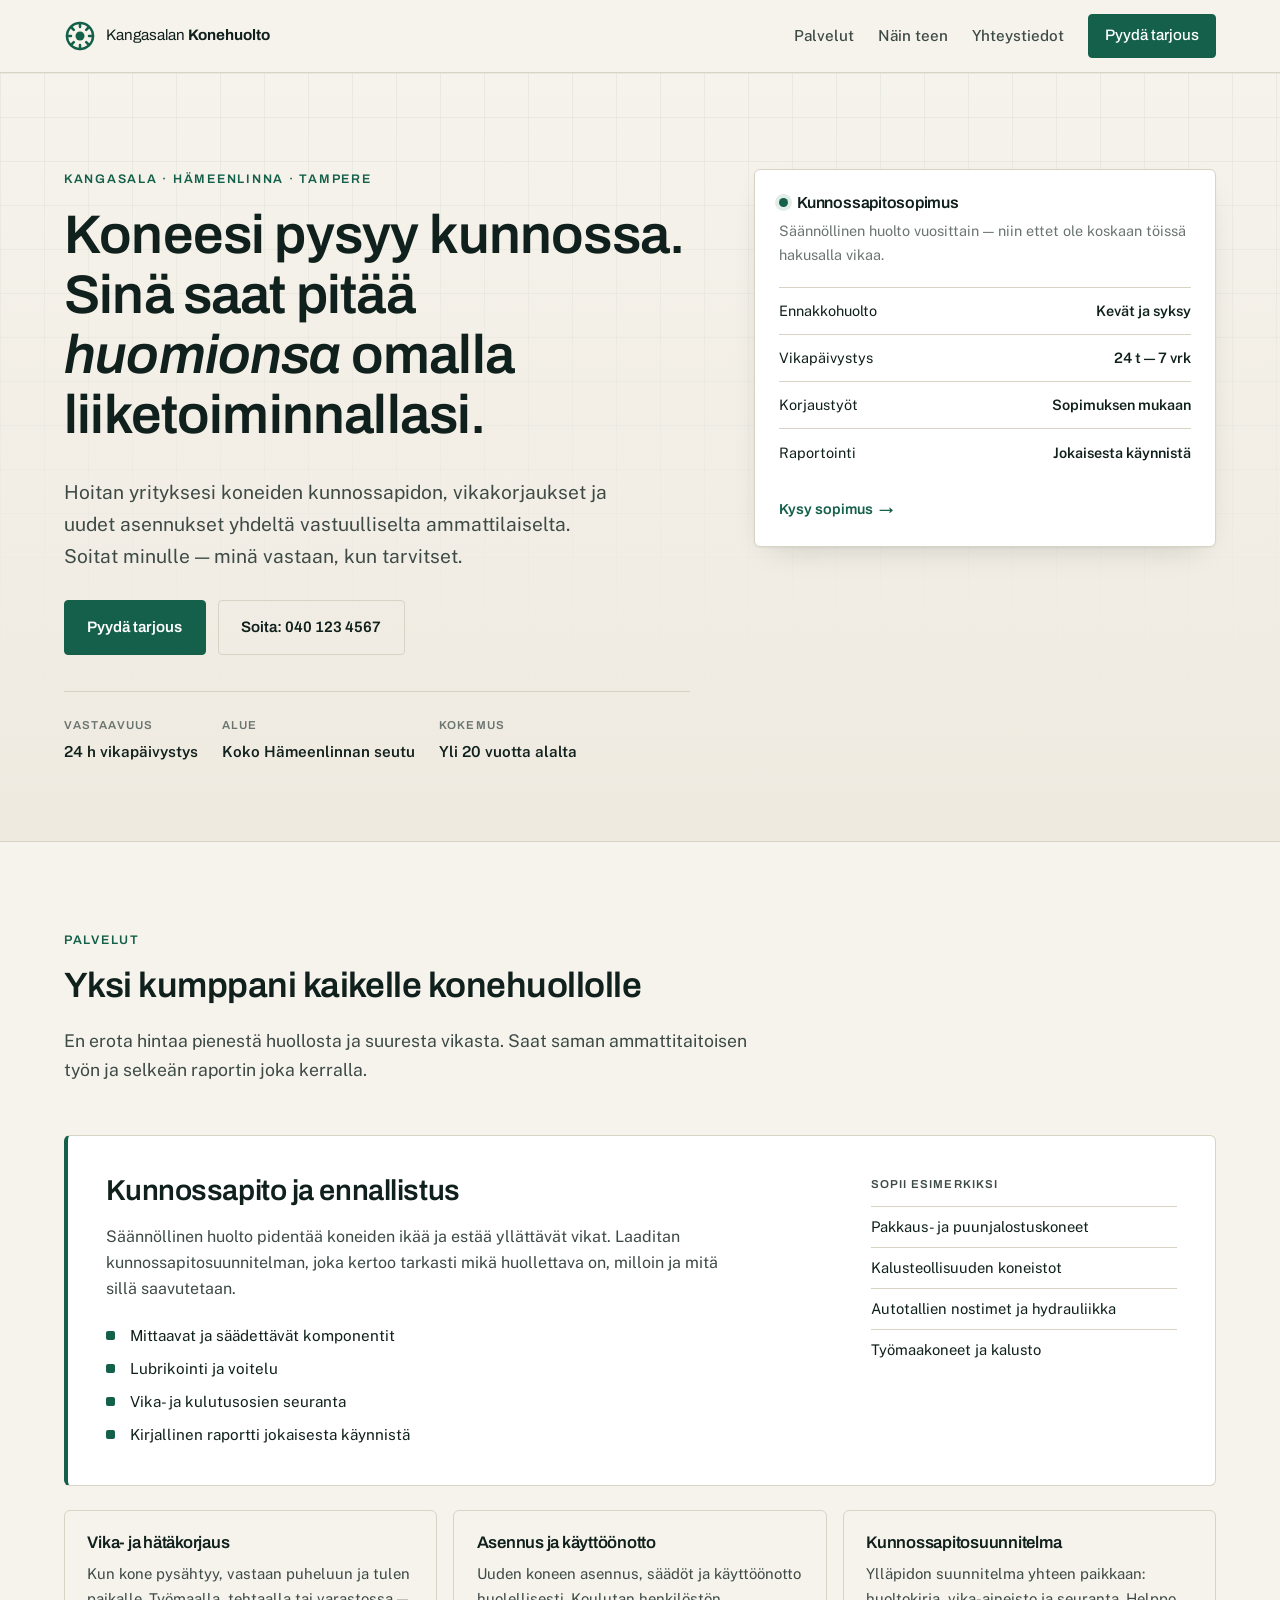
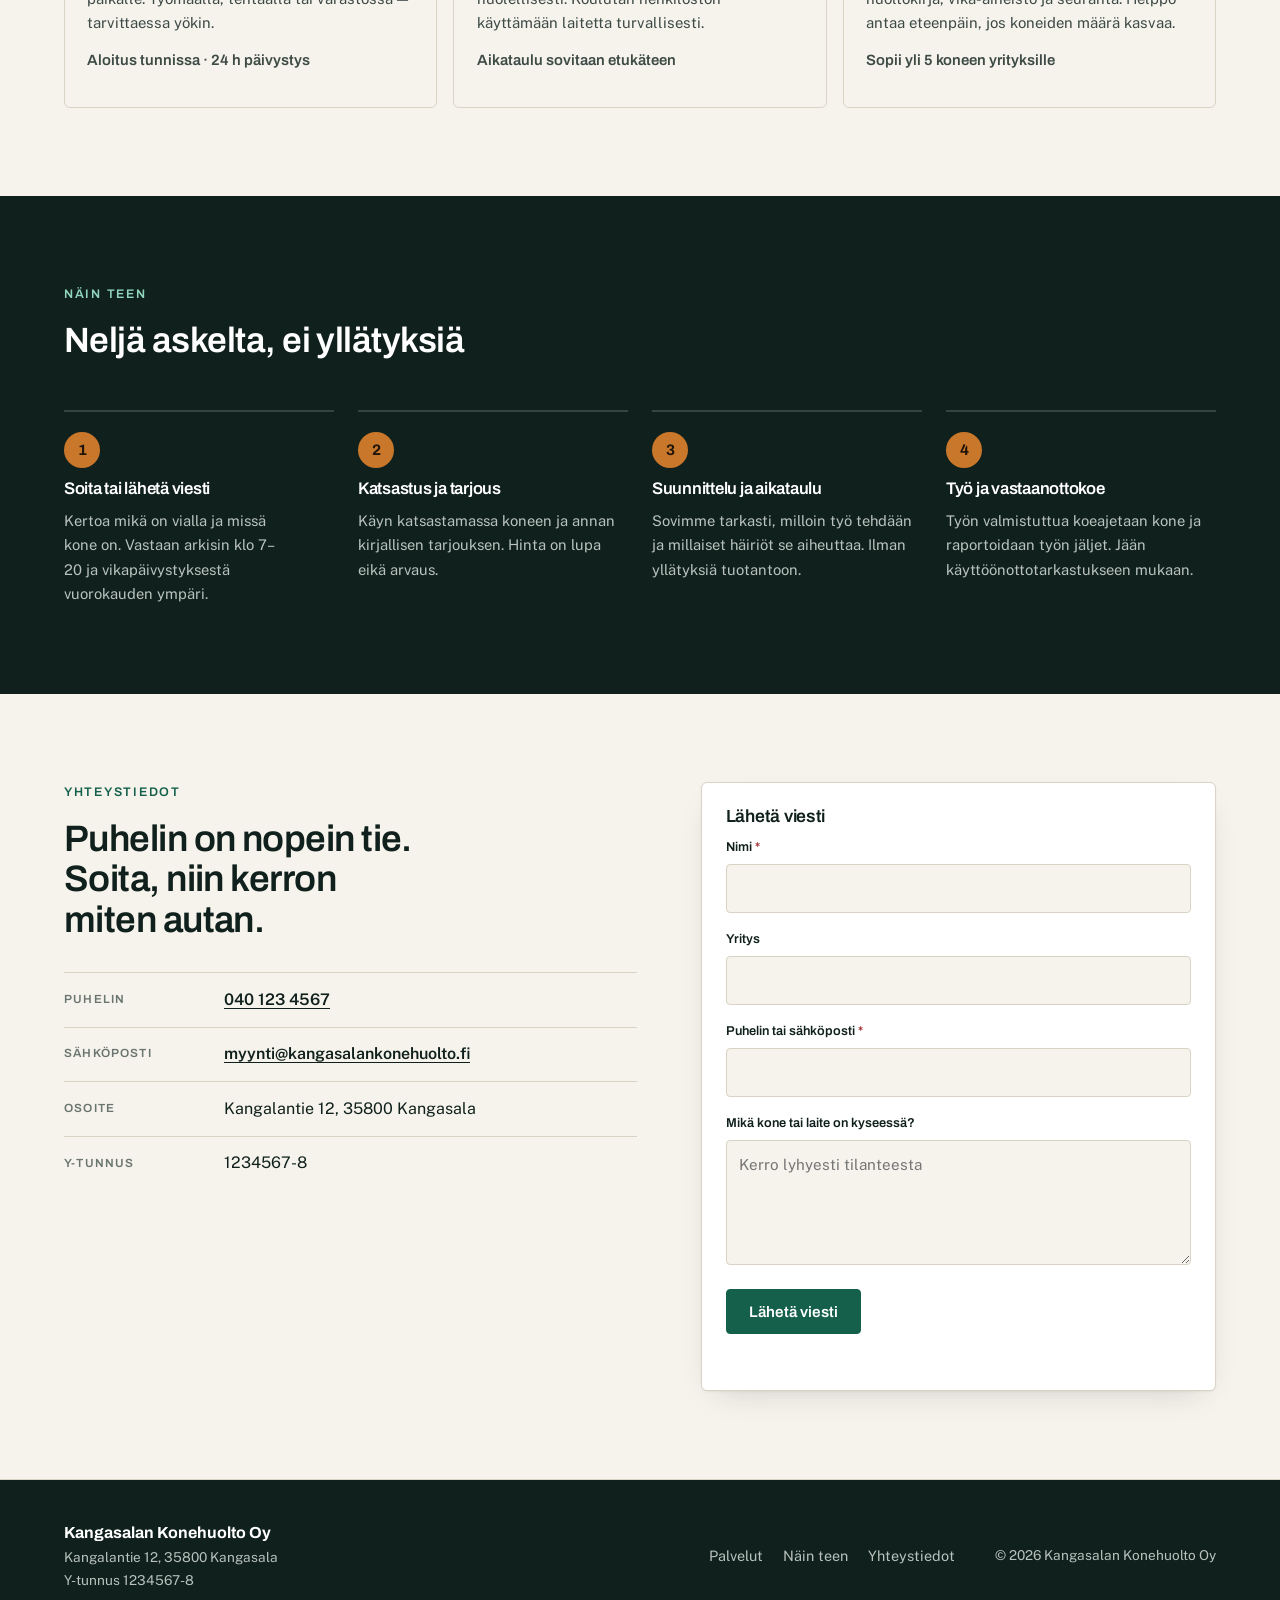
<file: index.html>
<!DOCTYPE html>
<html lang="fi">
<head>
<meta charset="utf-8">
<meta name="viewport" content="width=device-width, initial-scale=1">
<title>Kangasalan Konehuolto Oy — Kunnossapito ja korjaus</title>
<meta name="description" content="Kangasalan Konehuolto Oy hoitaa teollisuuden ja yritysten koneiden kunnossapidon, vikakorjaukset ja asennukset. Kangasalalta, Hämeenlinnasta ja Tampereelta.">
<link rel="icon" href="favicon.svg" type="image/svg+xml">
<link rel="preconnect" href="https://fonts.googleapis.com">
<link rel="preconnect" href="https://fonts.gstatic.com" crossorigin>
<link href="https://fonts.googleapis.com/css2?family=Archivo:wght@400;500;600;700&family=Public+Sans:wght@400;500;600&display=swap" rel="stylesheet">
<link rel="stylesheet" href="styles.css">
</head>
<body>

<a class="skip" href="#sisalto">Siirry sisältöön</a>

<header class="site-head" id="ylos">
  <div class="wrap head-inner">
    <a class="brand" href="index.html" aria-label="Kangasalan Konehuolto Oy — etusivu">
      <svg class="brand-mark" viewBox="0 0 32 32" aria-hidden="true" focusable="false">
        <circle cx="16" cy="16" r="13" fill="none" stroke="currentColor" stroke-width="2.5"/>
        <circle cx="16" cy="16" r="4.5" fill="currentColor"/>
        <g stroke="currentColor" stroke-width="2.5" stroke-linecap="round">
          <path d="M16 3v4M16 25v4M3 16h4M25 16h4M7 7l2.8 2.8M22.2 22.2L25 25M25 7l-2.8 2.8M9.8 22.2L7 25"/>
        </g>
      </svg>
      <span class="brand-text">Kangasalan <strong>Konehuolto</strong></span>
    </a>

    <button class="nav-toggle" type="button" aria-expanded="false" aria-controls="nav">
      <span class="nav-toggle-bar"></span>
      <span class="nav-toggle-bar"></span>
      <span class="sr-only">Valikko</span>
    </button>

    <nav class="nav" id="nav" aria-label="Päävalikko">
      <a href="#palvelut">Palvelut</a>
      <a href="#prosessi">Näin teen</a>
      <a href="#yhteystiedot">Yhteystiedot</a>
      <a class="btn btn-small" href="#yhteystiedot">Pyydä tarjous</a>
    </nav>
  </div>
</header>

<main id="sisalto">

  <section class="hero">
    <div class="wrap hero-grid">
      <div class="hero-copy">
        <p class="eyebrow">Kangasala · Hämeenlinna · Tampere</p>
        <h1>Koneesi pysyy kunnossa.<br>Sinä saat pitää <em>huomionsa</em> omalla liiketoiminnallasi.</h1>
        <p class="lede">
          Hoitan yrityksesi koneiden kunnossapidon, vikakorjaukset ja uudet asennukset
          yhdeltä vastuulliselta ammattilaiselta. Soitat minulle — minä vastaan,
          kun tarvitset.
        </p>
        <div class="hero-actions">
          <a class="btn" href="#yhteystiedot">Pyydä tarjous</a>
          <a class="btn btn-ghost" href="tel:+358401234567">Soita: 040&nbsp;123&nbsp;4567</a>
        </div>
        <dl class="hero-facts">
          <div><dt>Vastaavuus</dt><dd>24&nbsp;h vikapäivystys</dd></div>
          <div><dt>Alue</dt><dd>Koko Hämeenlinnan seutu</dd></div>
          <div><dt>Kokemus</dt><dd>Yli 20 vuotta alalta</dd></div>
        </dl>
      </div>

      <aside class="hero-card" aria-label="Esimerkki kunnossapitosopimuksesta">
        <div class="hero-card-head">
          <span class="dot"></span>
          <h2>Kunnossapitosopimus</h2>
        </div>
        <p class="hero-card-sub">Säännöllinen huolto vuosittain — niin ettet ole koskaan töissä hakusalla vikaa.</p>
        <ul class="hero-card-list">
          <li><span>Ennakkohuolto</span><strong>Kevät ja syksy</strong></li>
          <li><span>Vikapäivystys</span><strong>24&nbsp;t — 7&nbsp;vrk</strong></li>
          <li><span>Korjaustyöt</span><strong>Sopimuksen mukaan</strong></li>
          <li><span>Raportointi</span><strong>Jokaisesta käynnistä</strong></li>
        </ul>
        <a class="hero-card-link" href="#yhteystiedot">Kysy sopimus <span aria-hidden="true">→</span></a>
      </aside>
    </div>
  </section>

  <section class="section" id="palvelut">
    <div class="wrap">
      <header class="section-head">
        <p class="eyebrow">Palvelut</p>
        <h2>Yksi kumppani kaikelle konehuollolle</h2>
        <p class="section-lede">
          En erota hintaa pienestä huollosta ja suuresta vikasta. Saat saman
          ammattitaitoisen työn ja selkeän raportin joka kerralla.
        </p>
      </header>

      <div class="service-lead">
        <div>
          <h3>Kunnossapito ja ennallistus</h3>
          <p>
            Säännöllinen huolto pidentää koneiden ikää ja estää yllättävät vikat.
            Laaditan kunnossapitosuunnitelman, joka kertoo tarkasti mikä huollettava
            on, milloin ja mitä sillä saavutetaan.
          </p>
          <ul class="ticks">
            <li>Mittaavat ja säädettävät komponentit</li>
            <li>Lubrikointi ja voitelu</li>
            <li>Vika- ja kulutusosien seuranta</li>
            <li>Kirjallinen raportti jokaisesta käynnistä</li>
          </ul>
        </div>
        <div class="service-lead-aside">
          <p class="aside-label">Sopii esimerkiksi</p>
          <ul class="aside-list">
            <li>Pakkaus- ja puunjalostuskoneet</li>
            <li>Kalusteollisuuden koneistot</li>
            <li>Autotallien nostimet ja hydrauliikka</li>
            <li>Työmaakoneet ja kalusto</li>
          </ul>
        </div>
      </div>

      <div class="service-row">
        <article class="service">
          <h3>Vika- ja hätäkorjaus</h3>
          <p>
            Kun kone pysähtyy, vastaan puheluun ja tulen paikalle.
            Työmaalla, tehtaalla tai varastossa — tarvittaessa yökin.
          </p>
          <p class="service-meta">Aloitus tunnissa · 24&nbsp;h päivystys</p>
        </article>
        <article class="service">
          <h3>Asennus ja käyttöönotto</h3>
          <p>
            Uuden koneen asennus, säädöt ja käyttöönotto huolellisesti.
            Koulutan henkilöstön käyttämään laitetta turvallisesti.
          </p>
          <p class="service-meta">Aikataulu sovitaan etukäteen</p>
        </article>
        <article class="service">
          <h3>Kunnossapitosuunnitelma</h3>
          <p>
            Ylläpidon suunnitelma yhteen paikkaan: huoltokirja, vika-aineisto
            ja seuranta. Helppo antaa eteenpäin, jos koneiden määrä kasvaa.
          </p>
          <p class="service-meta">Sopii yli 5 koneen yrityksille</p>
        </article>
      </div>
    </div>
  </section>

  <section class="section section-alt" id="prosessi">
    <div class="wrap">
      <header class="section-head">
        <p class="eyebrow">Näin teen</p>
        <h2>Neljä askelta, ei yllätyksiä</h2>
      </header>

      <ol class="steps">
        <li>
          <span class="step-n">1</span>
          <h3>Soita tai lähetä viesti</h3>
          <p>Kertoa mikä on vialla ja missä kone on. Vastaan arkisin klo&nbsp;7–20 ja vikapäivystyksestä vuorokauden ympäri.</p>
        </li>
        <li>
          <span class="step-n">2</span>
          <h3>Katsastus ja tarjous</h3>
          <p>Käyn katsastamassa koneen ja annan kirjallisen tarjouksen. Hinta on lupa eikä arvaus.</p>
        </li>
        <li>
          <span class="step-n">3</span>
          <h3>Suunnittelu ja aikataulu</h3>
          <p>Sovimme tarkasti, milloin työ tehdään ja millaiset häiriöt se aiheuttaa. Ilman yllätyksiä tuotantoon.</p>
        </li>
        <li>
          <span class="step-n">4</span>
          <h3>Työ ja vastaanottokoe</h3>
          <p>Työn valmistuttua koeajetaan kone ja raportoidaan työn jäljet. Jään käyttöönottotarkastukseen mukaan.</p>
        </li>
      </ol>
    </div>
  </section>

  <section class="section" id="yhteystiedot">
    <div class="wrap contact-grid">
      <div class="contact-copy">
        <p class="eyebrow">Yhteystiedot</p>
        <h2>Puhelin on nopein tie. Soita, niin kerron miten autan.</h2>
        <ul class="contact-list">
          <li>
            <span class="contact-label">Puhelin</span>
            <a href="tel:+358401234567">040 123 4567</a>
          </li>
          <li>
            <span class="contact-label">Sähköposti</span>
            <a href="mailto:myynti@kangasalankonehuolto.fi">myynti@kangasalankonehuolto.fi</a>
          </li>
          <li>
            <span class="contact-label">Osoite</span>
            <span>Kangalantie 12, 35800 Kangasala</span>
          </li>
          <li>
            <span class="contact-label">Y-tunnus</span>
            <span>1234567-8</span>
          </li>
        </ul>
      </div>

      <form class="contact-form" id="yhteydenotto" novalidate>
        <h3>Lähetä viesti</h3>

        <label class="field">
          <span>Nimi <em>*</em></span>
          <input type="text" name="nimi" autocomplete="name" required>
        </label>

        <label class="field">
          <span>Yritys</span>
          <input type="text" name="yritys" autocomplete="organization">
        </label>

        <label class="field">
          <span>Puhelin tai sähköposti <em>*</em></span>
          <input type="text" name="yhteys" autocomplete="email" required>
        </label>

        <label class="field">
          <span>Mikä kone tai laite on kyseessä?</span>
          <textarea name="viesti" rows="4" placeholder="Kerro lyhyesti tilanteesta"></textarea>
        </label>

        <button class="btn" type="submit">Lähetä viesti</button>
        <p class="form-note" id="form-note" role="status"></p>
      </form>
    </div>
  </section>

</main>

<footer class="site-foot">
  <div class="wrap foot-grid">
    <div>
      <p class="foot-brand">Kangasalan Konehuolto Oy</p>
      <p class="foot-small">Kangalantie 12, 35800 Kangasala<br>Y-tunnus 1234567-8</p>
    </div>
    <nav class="foot-nav" aria-label="Alavalikko">
      <a href="#palvelut">Palvelut</a>
      <a href="#prosessi">Näin teen</a>
      <a href="#yhteystiedot">Yhteystiedot</a>
    </nav>
    <p class="foot-small">© <span id="vuosi">2026</span> Kangasalan Konehuolto Oy</p>
  </div>
</footer>

<script src="script.js"></script>
</body>
</html>
</file>
<file: styles.css>
/* ============================================================
   Kangasalan Konehuolto Oy
   Pohjustus: paperikiet, syvä merengonvihreä, amber-huomio
   ============================================================ */

:root {
  --paper:      #F6F3EC;
  --paper-2:    #EFEAE0;
  --surface:    #FFFFFF;
  --ink:        #10201C;
  --ink-soft:   #3D4A46;
  --muted:      #6B7570;
  --line:       #D9D3C6;

  --accent:     #14604A;
  --accent-ink: #FFFFFF;
  --accent-soft:#E3EDE8;

  --hi:         #C9772A;
  --hi-soft:    #F5E7D4;

  --danger:     #A3282B;
  --ok:         #14604A;

  --font-head: "Archivo", "Helvetica Neue", Arial, sans-serif;
  --font-body: "Public Sans", system-ui, -apple-system, "Segoe UI", Roboto, sans-serif;

  --wrap: 72rem;
  --pad: clamp(1rem, 4vw, 3rem);
  --radius: 4px;
  --radius-lg: 6px;

  --shadow: 0 1px 2px rgba(16,32,28,.05), 0 12px 32px -16px rgba(16,32,28,.22);
}

*, *::before, *::after { box-sizing: border-box; }

html { scroll-behavior: smooth; }

body {
  margin: 0;
  background: var(--paper);
  color: var(--ink);
  font-family: var(--font-body);
  font-size: 1rem;
  line-height: 1.65;
  -webkit-font-smoothing: antialiased;
}

img, svg { display: block; max-width: 100%; }

h1, h2, h3 {
  font-family: var(--font-head);
  font-weight: 600;
  line-height: 1.1;
  letter-spacing: -.015em;
  margin: 0 0 .6em;
  text-wrap: pretty;
}
h1 { font-size: clamp(2rem, 4.6vw, 3.4rem); }
h2 { font-size: clamp(1.5rem, 3vw, 2.2rem); }
h3 { font-size: 1.15rem; }

p { margin: 0 0 1em; text-wrap: pretty; }

a { color: var(--accent); text-underline-offset: 3px; }
a:hover { text-decoration-thickness: 2px; }

.wrap { width: min(100% - (var(--pad) * 2), var(--wrap)); margin-inline: auto; }

.sr-only {
  position: absolute; width: 1px; height: 1px; padding: 0; margin: -1px;
  overflow: hidden; clip: rect(0 0 0 0); white-space: nowrap; border: 0;
}

.skip {
  position: absolute; left: 1rem; top: -4rem; z-index: 100;
  background: var(--ink); color: #fff; padding: .6rem 1rem; border-radius: var(--radius);
  transition: top .15s;
}
.skip:focus { top: 1rem; color: #fff; }

:focus-visible { outline: 3px solid var(--hi); outline-offset: 2px; }

/* ---------------- Napit ---------------- */

.btn {
  display: inline-flex; align-items: center; justify-content: center;
  gap: .5rem; padding: .85rem 1.4rem;
  background: var(--accent); color: var(--accent-ink);
  font-family: var(--font-head); font-weight: 600; font-size: .95rem;
  text-decoration: none; border: 1px solid var(--accent);
  border-radius: var(--radius); cursor: pointer;
  transition: background .15s, transform .15s, box-shadow .15s;
}
.btn:hover { background: #0E4B3A; transform: translateY(-1px); box-shadow: var(--shadow); }
.btn-small { padding: .55rem 1rem; font-size: .875rem; }

.btn-ghost {
  background: transparent; color: var(--ink); border-color: var(--line);
}
.btn-ghost:hover { background: var(--surface); border-color: var(--ink); }

/* ---------------- Ylätunniste ---------------- */

.site-head {
  position: sticky; top: 0; z-index: 50;
  background: color-mix(in srgb, var(--paper) 88%, transparent);
  backdrop-filter: blur(8px);
  border-bottom: 1px solid var(--line);
}
.head-inner {
  display: flex; align-items: center; gap: 1.5rem;
  padding-block: .85rem;
}
.brand {
  display: inline-flex; align-items: center; gap: .65rem;
  color: var(--ink); text-decoration: none;
  font-family: var(--font-head); font-size: .95rem; line-height: 1.15;
}
.brand-mark { width: 2rem; height: 2rem; color: var(--accent); flex: none; }
.brand-text strong { font-weight: 700; }

.nav { display: flex; align-items: center; gap: 1.5rem; margin-left: auto; }
.nav a {
  color: var(--ink-soft); text-decoration: none;
  font-size: .95rem; font-weight: 500;
}
.nav a:hover { color: var(--ink); text-decoration: underline; text-underline-offset: 4px; }
.nav .btn { color: var(--accent-ink); }
.nav .btn:hover { text-decoration: none; }

.nav-toggle {
  display: none; margin-left: auto;
  background: none; border: 1px solid var(--line); border-radius: var(--radius);
  width: 44px; height: 44px; cursor: pointer;
  flex-direction: column; align-items: center; justify-content: center; gap: 5px;
}
.nav-toggle-bar { width: 20px; height: 2px; background: var(--ink); transition: transform .18s, opacity .18s; }
.nav-toggle[aria-expanded="true"] .nav-toggle-bar:first-child { transform: translateY(7px) rotate(45deg); }
.nav-toggle[aria-expanded="true"] .nav-toggle-bar:last-child { transform: translateY(-7px) rotate(-45deg); }

/* ---------------- Sankkariblokki ---------------- */

.hero {
  position: relative;
  padding-block: clamp(3rem, 8vw, 6rem) clamp(2.5rem, 6vw, 5rem);
  background:
    linear-gradient(180deg, var(--paper) 0%, var(--paper-2) 100%);
  border-bottom: 1px solid var(--line);
  overflow: hidden;
}
.hero::before {
  content: ""; position: absolute; inset: 0; pointer-events: none;
  background-image:
    linear-gradient(to right, rgba(20,96,74,.06) 1px, transparent 1px),
    linear-gradient(to bottom, rgba(20,96,74,.06) 1px, transparent 1px);
  background-size: 44px 44px;
  mask-image: linear-gradient(180deg, #000 0%, transparent 82%);
}

.hero-grid {
  position: relative;
  display: grid; grid-template-columns: minmax(0, 1.15fr) minmax(20rem, .85fr);
  gap: clamp(2rem, 5vw, 4.5rem); align-items: start;
}

.eyebrow {
  font-family: var(--font-head); font-size: .78rem; font-weight: 600;
  letter-spacing: .14em; text-transform: uppercase;
  color: var(--accent); margin: 0 0 1rem;
}

.lede {
  font-size: clamp(1.05rem, 1.6vw, 1.2rem);
  color: var(--ink-soft); max-width: 34rem;
}

.hero-actions { display: flex; flex-wrap: wrap; gap: .75rem; margin: 1.75rem 0 2.25rem; }

.hero-facts {
  display: flex; flex-wrap: wrap; gap: 1.5rem;
  margin: 0; padding-top: 1.5rem; border-top: 1px solid var(--line);
}
.hero-facts > div { min-width: 8rem; }
.hero-facts dt {
  font-family: var(--font-head); font-size: .72rem; font-weight: 600;
  letter-spacing: .1em; text-transform: uppercase; color: var(--muted); margin-bottom: .25rem;
}
.hero-facts dd { margin: 0; font-weight: 600; font-size: .95rem; }

/* Kortti */
.hero-card {
  background: var(--surface); border: 1px solid var(--line);
  border-radius: var(--radius-lg); padding: 1.5rem;
  box-shadow: var(--shadow);
}
.hero-card-head { display: flex; align-items: center; gap: .6rem; margin-bottom: .5rem; }
.hero-card-head h2 { font-size: 1rem; margin: 0; }
.dot {
  width: 9px; height: 9px; border-radius: 50%;
  background: var(--ok); box-shadow: 0 0 0 4px var(--accent-soft); flex: none;
}
.hero-card-sub { font-size: .9rem; color: var(--muted); margin-bottom: 1.25rem; }
.hero-card-list { list-style: none; margin: 0 0 1.25rem; padding: 0; }
.hero-card-list li {
  display: flex; justify-content: space-between; gap: 1rem;
  padding: .7rem 0; border-top: 1px solid var(--line); font-size: .9rem;
}
.hero-card-list strong { font-weight: 600; text-align: right; }
.hero-card-link {
  display: inline-flex; align-items: center; gap: .4rem;
  font-family: var(--font-head); font-weight: 600; font-size: .9rem;
  text-decoration: none;
}
.hero-card-link:hover { text-decoration: underline; text-underline-offset: 4px; }

/* ---------------- Osiot ---------------- */

.section { padding-block: clamp(3rem, 7vw, 5.5rem); }
.section-alt { background: var(--ink); color: #EDEAE2; }
.section-alt .section-lede { color: #B9C2BE; }

.section-head { max-width: 44rem; margin-bottom: clamp(2rem, 4vw, 3.5rem); }
.section-lede { font-size: 1.1rem; color: var(--ink-soft); }
.section-alt h2 { color: #fff; }
.section-alt .eyebrow { color: #8FD4BC; }

/* Palvelut — epäsymmetrinen: suuri + sivu + rivi */
.service-lead {
  display: grid; grid-template-columns: minmax(0, 1.4fr) minmax(15rem, .6fr);
  gap: clamp(2rem, 4vw, 3.5rem);
  padding: clamp(1.5rem, 3vw, 2.5rem);
  background: var(--surface); border: 1px solid var(--line);
  border-left: 4px solid var(--accent);
  border-radius: var(--radius-lg); margin-bottom: 1.5rem;
}
.service-lead h3 { font-size: clamp(1.3rem, 2.4vw, 1.8rem); }
.service-lead p { color: var(--ink-soft); }
.aside-label {
  font-family: var(--font-head); font-size: .72rem; font-weight: 600;
  letter-spacing: .1em; text-transform: uppercase; color: var(--muted); margin-bottom: .75rem;
}
.aside-list { list-style: none; margin: 0; padding: 0; }
.aside-list li {
  padding: .5rem 0; border-top: 1px solid var(--line); font-size: .92rem;
}

.ticks { list-style: none; margin: 1.25rem 0 0; padding: 0; display: grid; gap: .5rem; }
.ticks li { position: relative; padding-left: 1.5rem; font-size: .95rem; }
.ticks li::before {
  content: ""; position: absolute; left: 0; top: .5rem;
  width: 9px; height: 9px; border-radius: 2px; background: var(--accent);
}

.service-row {
  display: grid; grid-template-columns: repeat(3, minmax(0, 1fr)); gap: 1rem;
}
.service {
  background: var(--paper); border: 1px solid var(--line);
  border-radius: var(--radius-lg); padding: 1.4rem;
}
.service h3 { font-size: 1.05rem; }
.service p { font-size: .93rem; color: var(--ink-soft); margin-bottom: .75rem; }
.service-meta {
  font-family: var(--font-head); font-size: .8rem; font-weight: 600;
  color: var(--accent); margin: 0;
}

/* Prosessi */
.steps {
  list-style: none; margin: 0; padding: 0;
  display: grid; grid-template-columns: repeat(4, minmax(0, 1fr)); gap: 1.5rem;
  counter-reset: askel;
}
.steps li {
  position: relative; padding-top: 1.25rem;
  border-top: 2px solid rgba(255,255,255,.16);
}
.step-n {
  display: inline-flex; align-items: center; justify-content: center;
  width: 2.25rem; height: 2.25rem; margin-bottom: .75rem;
  background: var(--hi); color: #20140A;
  font-family: var(--font-head); font-weight: 700; font-size: .95rem;
  border-radius: 50%;
}
.steps h3 { color: #fff; font-size: 1.05rem; }
.steps p { color: #B9C2BE; font-size: .92rem; margin: 0; }

/* Yhteystiedot */
.contact-grid {
  display: grid; grid-template-columns: minmax(0, 1fr) minmax(18rem, .9fr);
  gap: clamp(2rem, 5vw, 4rem); align-items: start;
}
.contact-copy h2 { font-size: clamp(1.6rem, 3vw, 2.3rem); max-width: 22rem; }
.contact-list { list-style: none; margin: 2rem 0 0; padding: 0; }
.contact-list li {
  display: grid; grid-template-columns: 9rem 1fr; gap: 1rem;
  padding: .85rem 0; border-top: 1px solid var(--line);
}
.contact-label {
  font-family: var(--font-head); font-size: .74rem; font-weight: 600;
  letter-spacing: .1em; text-transform: uppercase; color: var(--muted);
  padding-top: .2rem;
}
.contact-list a { color: var(--ink); font-weight: 600; }

.contact-form {
  background: var(--surface); border: 1px solid var(--line);
  border-radius: var(--radius-lg); padding: 1.5rem; box-shadow: var(--shadow);
}
.contact-form h3 { font-size: 1.1rem; }
.field { display: block; margin-bottom: 1rem; }
.field span {
  display: block; font-family: var(--font-head); font-size: .8rem;
  font-weight: 600; margin-bottom: .35rem;
}
.field em { color: var(--danger); font-style: normal; }
.field input, .field textarea {
  width: 100%; padding: .7rem .8rem;
  font: inherit; font-size: .95rem; color: var(--ink);
  background: var(--paper); border: 1px solid var(--line); border-radius: var(--radius);
}
.field input:focus, .field textarea:focus {
  outline: 3px solid var(--hi-soft); border-color: var(--hi); background: #fff;
}
.field textarea { resize: vertical; min-height: 6rem; }
.form-note { margin: .75rem 0 0; font-size: .88rem; min-height: 1.4em; }
.form-note.ok { color: var(--ok); }
.form-note.err { color: var(--danger); }

/* ---------------- Alatunniste ---------------- */

.site-foot {
  background: var(--ink); color: #B9C2BE;
  padding-block: 2.5rem; border-top: 1px solid var(--line);
}
.foot-grid {
  display: flex; flex-wrap: wrap; align-items: center; gap: 1.5rem 2.5rem;
}
.foot-brand {
  font-family: var(--font-head); font-weight: 700; color: #fff;
  margin: 0; font-size: 1rem;
}
.foot-small { font-size: .85rem; margin: 0; }
.foot-nav { display: flex; flex-wrap: wrap; gap: 1.25rem; margin-left: auto; }
.foot-nav a { color: #B9C2BE; text-decoration: none; font-size: .9rem; }
.foot-nav a:hover { color: #fff; text-decoration: underline; text-underline-offset: 4px; }

/* ---------------- Responsiivisuus ---------------- */

@media (max-width: 62rem) {
  .hero-grid { grid-template-columns: 1fr; }
  .hero-card { max-width: 30rem; }
  .service-lead { grid-template-columns: 1fr; }
  .steps { grid-template-columns: repeat(2, minmax(0, 1fr)); }
  .contact-grid { grid-template-columns: 1fr; }
}

@media (max-width: 40rem) {
  .nav-toggle { display: inline-flex; }
  .nav {
    position: absolute; left: 0; right: 0; top: 100%;
    flex-direction: column; align-items: stretch; gap: 0;
    background: var(--surface); border-bottom: 1px solid var(--line);
    padding: .5rem var(--pad) 1rem;
    display: none;
  }
  .nav[data-open="true"] { display: flex; }
  .nav a { padding: .85rem 0; border-top: 1px solid var(--line); }
  .nav .btn { margin-top: .75rem; border-top: 0; }
  .service-row { grid-template-columns: 1fr; }
  .steps { grid-template-columns: 1fr; }
  .contact-list li { grid-template-columns: 1fr; gap: .15rem; }
  .hero-facts { gap: 1rem; }
  .hero-facts > div { min-width: 6rem; }
}

/* ---------------- Liike ---------------- */

@media (prefers-reduced-motion: reduce) {
  html { scroll-behavior: auto; }
  *, *::before, *::after { transition: none !important; animation: none !important; }
}
</file>
